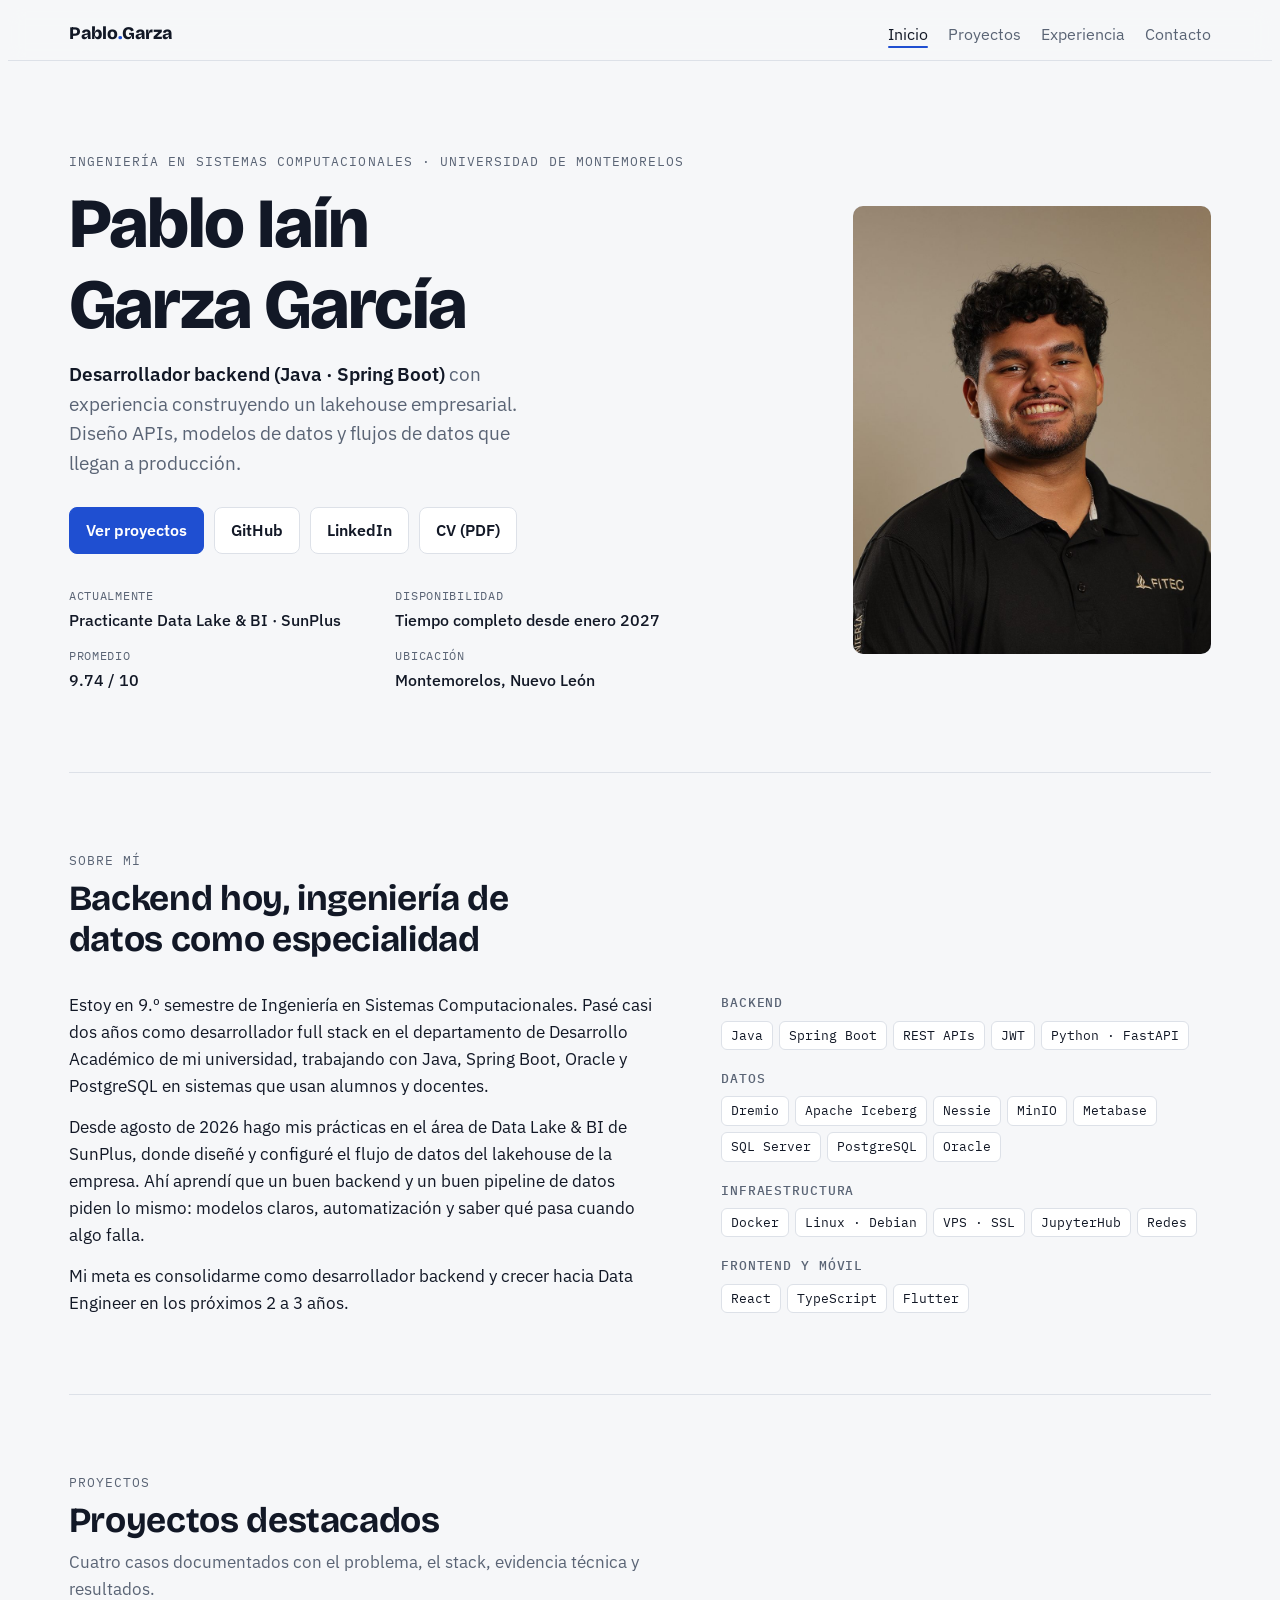
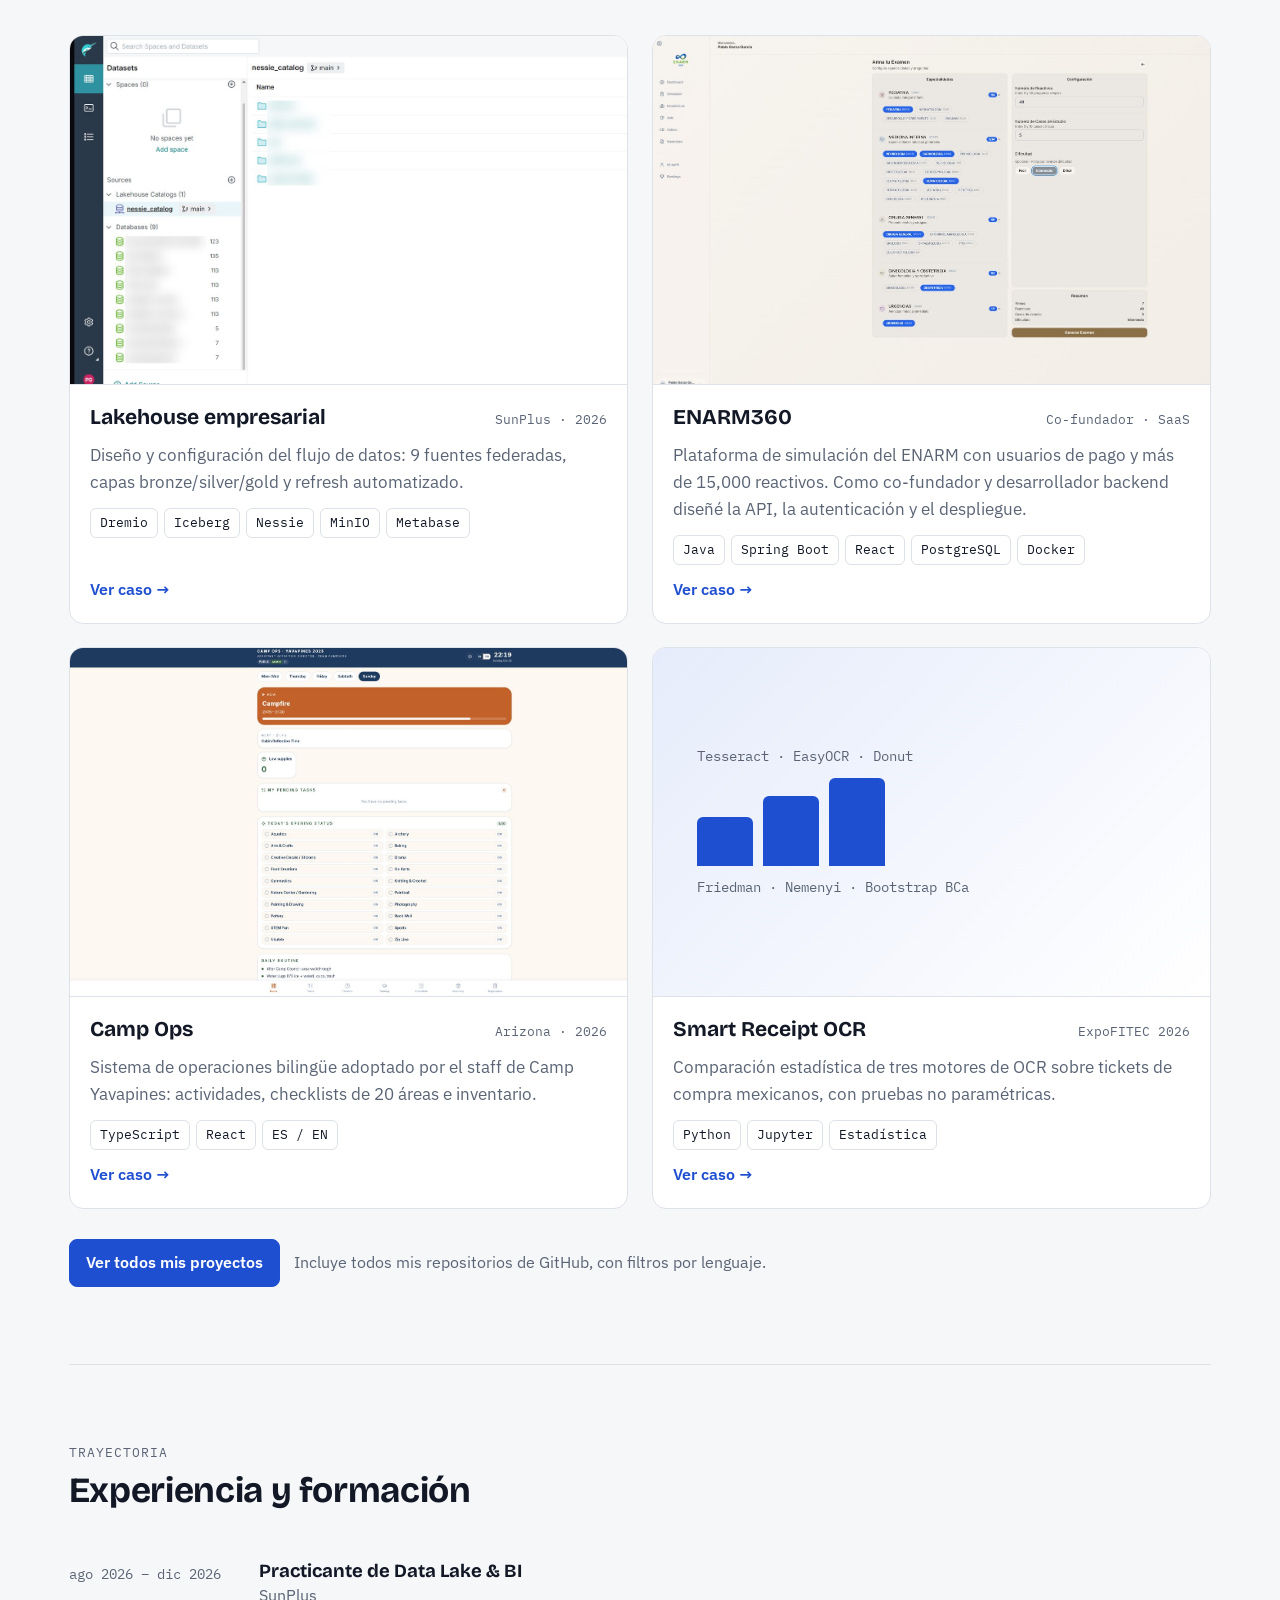
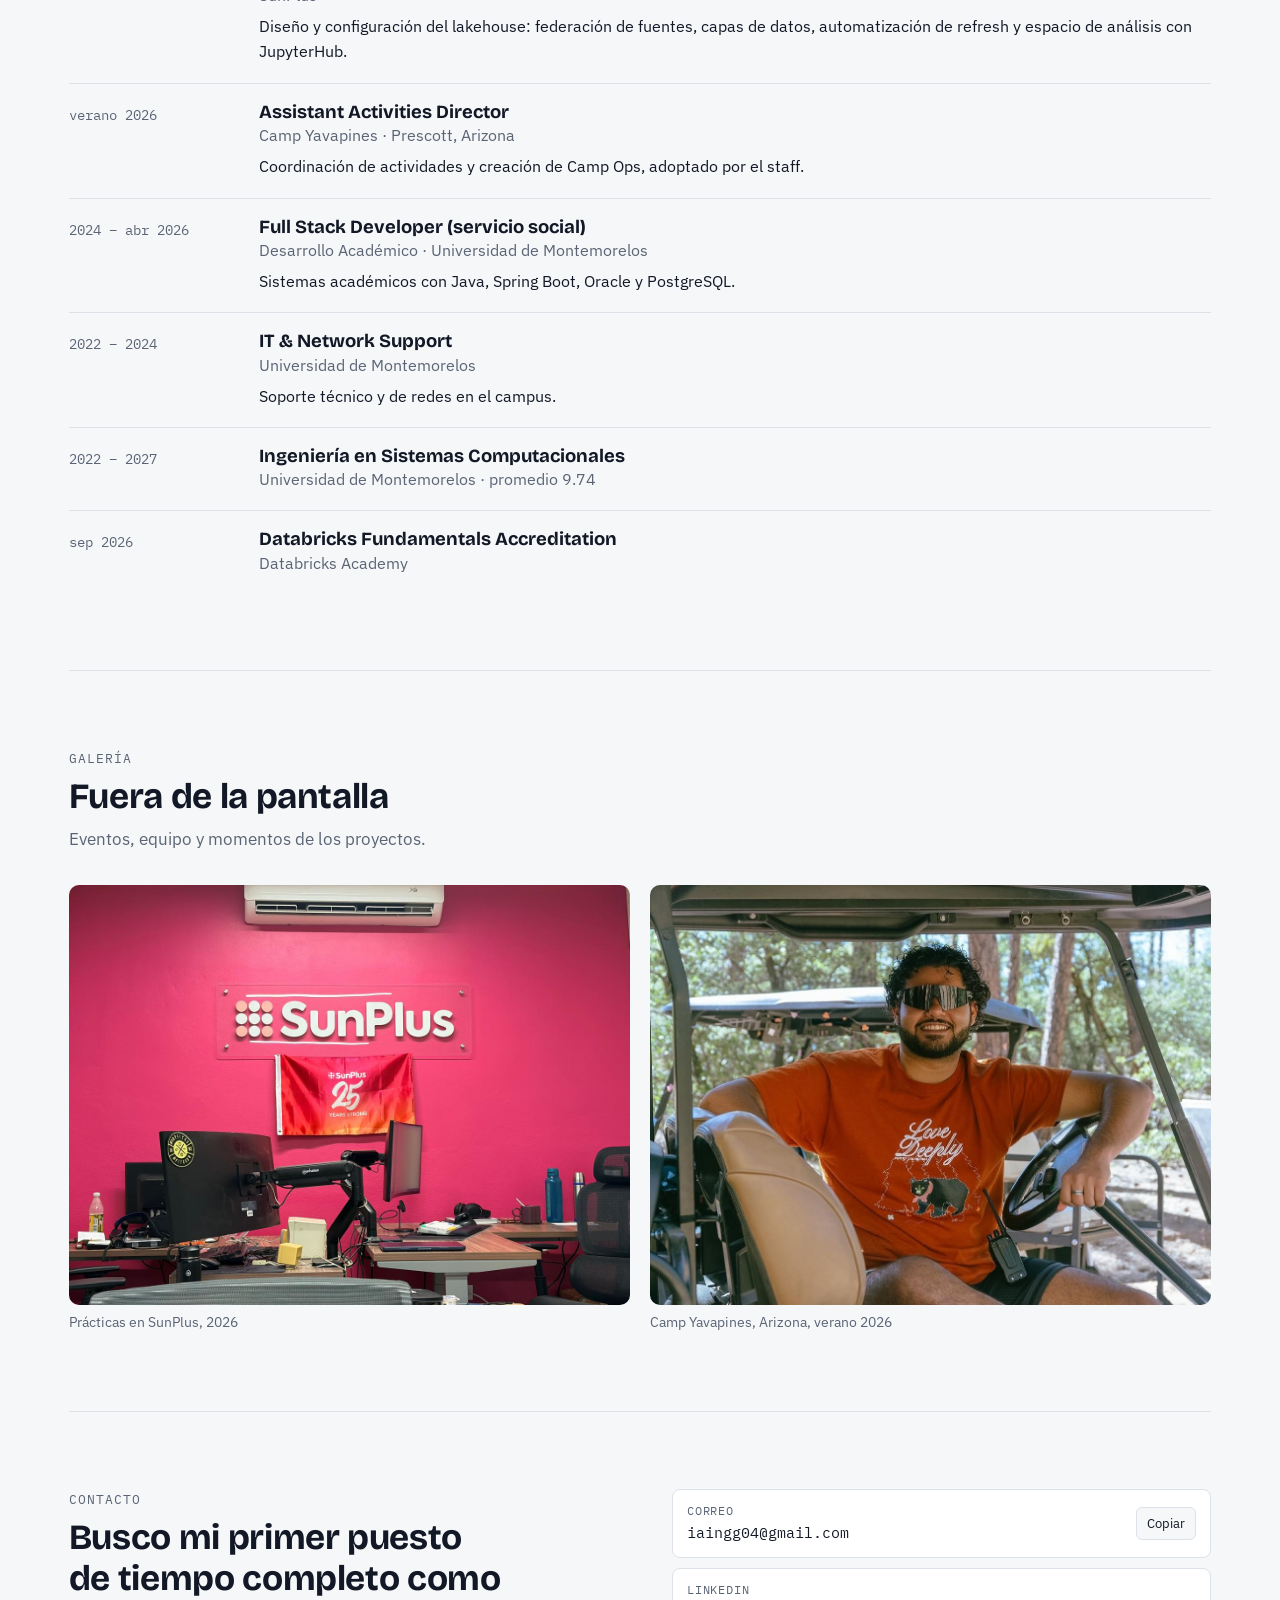
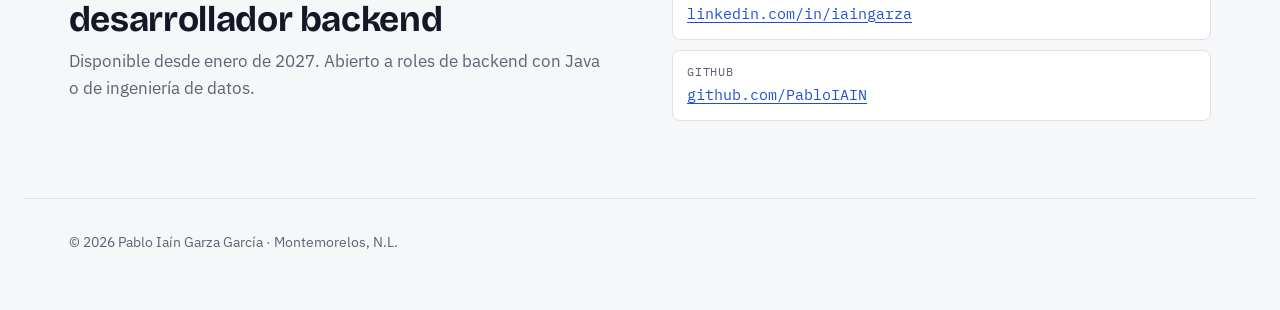
<file: index.html>
<!doctype html>
<html lang="es">
<head>
<meta charset="utf-8">
<meta name="viewport" content="width=device-width, initial-scale=1, viewport-fit=cover">
<title>Pablo Garza · Portafolio</title>
<meta name="description" content="Portafolio profesional de Pablo Iaín Garza García: ingeniería de datos (lakehouse), backend con Java y Spring Boot, y proyectos full-stack.">
<link rel="preconnect" href="https://fonts.googleapis.com">
<link rel="preconnect" href="https://fonts.gstatic.com" crossorigin>
<link rel="stylesheet" href="https://fonts.googleapis.com/css2?family=Bricolage+Grotesque:opsz,wght@12..96,500;12..96,700;12..96,800&family=IBM+Plex+Sans:wght@400;500;600&family=IBM+Plex+Mono:wght@400;500&display=swap">
<link rel="stylesheet" href="styles.css">
</head>
<body>

<nav class="top" aria-label="Principal">
  <div class="progress" aria-hidden="true"></div>
  <div class="wrap">
    <a class="brand" href="index.html">Pablo<span>.</span>Garza</a>
    <ul>
      <li class="opt"><a href="index.html" aria-current="page">Inicio</a></li>
      <li><a href="proyectos.html">Proyectos</a></li>
      <li class="opt"><a href="#experiencia">Experiencia</a></li>
      <li><a href="#contacto">Contacto</a></li>
    </ul>
  </div>
</nav>

<main class="wrap">

  <!-- ============ HERO ============ -->
  <header class="hero" id="inicio">
    <div>
      <p class="eyebrow">Ingeniería en Sistemas Computacionales · Universidad de Montemorelos</p>
      <h1 style="margin-top:12px">Pablo Iaín<br>Garza García</h1>
      <p class="role"><strong>Desarrollador backend (Java · Spring Boot)</strong> con experiencia construyendo un lakehouse empresarial. Diseño APIs, modelos de datos y flujos de datos que llegan a producción.</p>
      <div class="cta">
        <a class="btn primary" href="proyectos.html">Ver proyectos</a>
        <a class="btn" href="https://github.com/PabloIAIN" target="_blank" rel="noopener">GitHub</a>
        <a class="btn" href="https://www.linkedin.com/in/iaingarza" target="_blank" rel="noopener">LinkedIn</a>
        <!-- EDITA: sube tu CV como cv.pdf junto a este archivo para que este botón funcione -->
        <a class="btn" href="cv.pdf" target="_blank" rel="noopener">CV (PDF)</a>
      </div>
      <dl class="facts">
        <div><dt>Actualmente</dt><dd>Practicante Data Lake &amp; BI · SunPlus</dd></div>
        <div><dt>Disponibilidad</dt><dd>Tiempo completo desde enero 2027</dd></div>
        <div><dt>Promedio</dt><dd>9.74 / 10</dd></div>
        <div><dt>Ubicación</dt><dd>Montemorelos, Nuevo León</dd></div>
      </dl>
    </div>
    <div class="portrait">
      <!-- EDITA: guarda tu foto como img/pablo.jpg (vertical 4:5, mínimo 800×1000 px) -->
      <div class="ph"><img src="img/pablo.jpg" alt="Foto de Pablo Garza"><div class="empty-msg"><b>PG</b>Agrega img/pablo.jpg</div></div>
    </div>
  </header>

  <!-- ============ SOBRE MÍ ============ -->
  <section id="sobre-mi">
    <div class="sec-head"><p class="eyebrow">Sobre mí</p><h2>Backend hoy, ingeniería de datos como especialidad</h2></div>
    <div class="about">
      <div class="text">
        <p>Estoy en 9.º semestre de Ingeniería en Sistemas Computacionales. Pasé casi dos años como desarrollador full stack en el departamento de Desarrollo Académico de mi universidad, trabajando con Java, Spring Boot, Oracle y PostgreSQL en sistemas que usan alumnos y docentes.</p>
        <p>Desde agosto de 2026 hago mis prácticas en el área de Data Lake &amp; BI de SunPlus, donde diseñé y configuré el flujo de datos del lakehouse de la empresa. Ahí aprendí que un buen backend y un buen pipeline de datos piden lo mismo: modelos claros, automatización y saber qué pasa cuando algo falla.</p>
        <p>Mi meta es consolidarme como desarrollador backend y crecer hacia Data Engineer en los próximos 2 a 3 años.</p>
      </div>
      <div class="skills">
        <div><h4>Backend</h4><ul class="tags"><li>Java</li><li>Spring Boot</li><li>REST APIs</li><li>JWT</li><li>Python · FastAPI</li></ul></div>
        <div><h4>Datos</h4><ul class="tags"><li>Dremio</li><li>Apache Iceberg</li><li>Nessie</li><li>MinIO</li><li>Metabase</li><li>SQL Server</li><li>PostgreSQL</li><li>Oracle</li></ul></div>
        <div><h4>Infraestructura</h4><ul class="tags"><li>Docker</li><li>Linux · Debian</li><li>VPS · SSL</li><li>JupyterHub</li><li>Redes</li></ul></div>
        <div><h4>Frontend y móvil</h4><ul class="tags"><li>React</li><li>TypeScript</li><li>Flutter</li></ul></div>
      </div>
    </div>
  </section>

    <!-- ============ PROYECTOS DESTACADOS ============ -->
  <section id="proyectos">
    <div class="sec-head"><p class="eyebrow">Proyectos</p><h2>Proyectos destacados</h2>
      <p>Cuatro casos documentados con el problema, el stack, evidencia técnica y resultados.</p></div>
    <div class="featured">
      <a class="feat" href="proyectos.html#lakehouse">
        <div class="ph wide shot"><img src="img/lakehouse-1.jpg" alt="Catálogo del lakehouse en Dremio" loading="lazy"><div class="empty-msg">img/lakehouse-1.jpg</div></div>
        <div class="feat-body"><div class="feat-top"><h3>Lakehouse empresarial</h3><span class="meta">SunPlus · 2026</span></div>
          <p>Diseño y configuración del flujo de datos: 9 fuentes federadas, capas bronze/silver/gold y refresh automatizado.</p>
          <ul class="tags"><li>Dremio</li><li>Iceberg</li><li>Nessie</li><li>MinIO</li><li>Metabase</li></ul>
          <span class="more">Ver caso <span>→</span></span></div></a>
      <a class="feat" href="proyectos.html#enarm360">
        <div class="ph wide shot"><img src="img/enarm-2.jpg" alt="Pantalla Arma tu examen de ENARM360" loading="lazy"><div class="empty-msg">img/enarm-2.jpg</div></div>
        <div class="feat-body"><div class="feat-top"><h3>ENARM360</h3><span class="meta">Co-fundador · SaaS</span></div>
          <p>Plataforma de simulación del ENARM con usuarios de pago y más de 15,000 reactivos. Como co-fundador y desarrollador backend diseñé la API, la autenticación y el despliegue.</p>
          <ul class="tags"><li>Java</li><li>Spring Boot</li><li>React</li><li>PostgreSQL</li><li>Docker</li></ul>
          <span class="more">Ver caso <span>→</span></span></div></a>
      <a class="feat" href="proyectos.html#campops">
        <div class="ph wide shot"><img src="img/campops-1.jpg" alt="Dashboard de Camp Ops" loading="lazy"><div class="empty-msg">img/campops-1.jpg</div></div>
        <div class="feat-body"><div class="feat-top"><h3>Camp Ops</h3><span class="meta">Arizona · 2026</span></div>
          <p>Sistema de operaciones bilingüe adoptado por el staff de Camp Yavapines: actividades, checklists de 20 áreas e inventario.</p>
          <ul class="tags"><li>TypeScript</li><li>React</li><li>ES / EN</li></ul>
          <span class="more">Ver caso <span>→</span></span></div></a>
      <a class="feat" href="proyectos.html#ocr">
        <div class="feat-art" aria-hidden="true"><span>Tesseract · EasyOCR · Donut</span><div class="bars"><i style="height:55%"></i><i style="height:80%"></i><i style="height:100%"></i></div><span>Friedman · Nemenyi · Bootstrap BCa</span></div>
        <div class="feat-body"><div class="feat-top"><h3>Smart Receipt OCR</h3><span class="meta">ExpoFITEC 2026</span></div>
          <p>Comparación estadística de tres motores de OCR sobre tickets de compra mexicanos, con pruebas no paramétricas.</p>
          <ul class="tags"><li>Python</li><li>Jupyter</li><li>Estadística</li></ul>
          <span class="more">Ver caso <span>→</span></span></div></a>
    </div>
    <div class="more-row"><a class="btn primary" href="proyectos.html#repos">Ver todos mis proyectos</a><p>Incluye todos mis repositorios de GitHub, con filtros por lenguaje.</p></div>
  </section>



  <!-- ============ EXPERIENCIA ============ -->
  <section id="experiencia">
    <div class="sec-head"><p class="eyebrow">Trayectoria</p><h2>Experiencia y formación</h2></div>
    <ol class="timeline">
      <li><span class="when">ago 2026 – dic 2026</span><div><h3>Practicante de Data Lake &amp; BI</h3><p class="org">SunPlus</p><p class="d">Diseño y configuración del lakehouse: federación de fuentes, capas de datos, automatización de refresh y espacio de análisis con JupyterHub.</p></div></li>
      <li><span class="when">verano 2026</span><div><h3>Assistant Activities Director</h3><p class="org">Camp Yavapines · Prescott, Arizona</p><p class="d">Coordinación de actividades y creación de Camp Ops, adoptado por el staff.</p></div></li>
      <li><span class="when">2024 – abr 2026</span><div><h3>Full Stack Developer (servicio social)</h3><p class="org">Desarrollo Académico · Universidad de Montemorelos</p><p class="d">Sistemas académicos con Java, Spring Boot, Oracle y PostgreSQL.</p></div></li>
      <li><span class="when">2022 – 2024</span><div><h3>IT &amp; Network Support</h3><p class="org">Universidad de Montemorelos</p><p class="d">Soporte técnico y de redes en el campus.</p></div></li>
      <li><span class="when">2022 – 2027</span><div><h3>Ingeniería en Sistemas Computacionales</h3><p class="org">Universidad de Montemorelos · promedio 9.74</p></div></li>
      <li><span class="when">sep 2026</span><div><h3>Databricks Fundamentals Accreditation</h3><p class="org">Databricks Academy</p></div></li>
    </ol>
  </section>

  <!-- ============ GALERÍA ============ -->
  <section id="galeria">
    <div class="sec-head"><p class="eyebrow">Galería</p><h2>Fuera de la pantalla</h2><p>Eventos, equipo y momentos de los proyectos.</p></div>
    <!-- Fotos: img/sunplus.jpg e img/yavapines.jpg -->
    <div class="gallery">
      <figure><div class="ph"><img src="img/sunplus.jpg" alt="Pablo en SunPlus" loading="lazy"><div class="empty-msg">img/sunplus.jpg</div></div><figcaption>Prácticas en SunPlus, 2026</figcaption></figure>
      <figure><div class="ph"><img src="img/yavapines.jpg" alt="Pablo en Camp Yavapines" loading="lazy"><div class="empty-msg">img/yavapines.jpg</div></div><figcaption>Camp Yavapines, Arizona, verano 2026</figcaption></figure>
    </div>
  </section>

  <!-- ============ CONTACTO ============ -->
  <section id="contacto">
    <div class="contact">
      <div class="sec-head" style="margin:0"><p class="eyebrow">Contacto</p><h2>Busco mi primer puesto de tiempo completo como desarrollador backend</h2><p>Disponible desde enero de 2027. Abierto a roles de backend con Java o de ingeniería de datos.</p></div>
      <div class="contact-list">
        <div class="contact-row"><div><div class="k">Correo</div><div class="v" id="c-mail">iaingg04@gmail.com</div></div><button class="copy" type="button" data-copy="c-mail">Copiar</button></div>
        <div class="contact-row"><div><div class="k">LinkedIn</div><a class="v" href="https://www.linkedin.com/in/iaingarza" target="_blank" rel="noopener">linkedin.com/in/iaingarza</a></div></div>
        <div class="contact-row"><div><div class="k">GitHub</div><a class="v" href="https://github.com/PabloIAIN" target="_blank" rel="noopener">github.com/PabloIAIN</a></div></div>
      </div>
    </div>
  </section>
</main>

<footer class="wrap">© 2026 Pablo Iaín Garza García · Montemorelos, N.L.</footer>

<script src="main.js"></script>
</body>
</html>
</file>
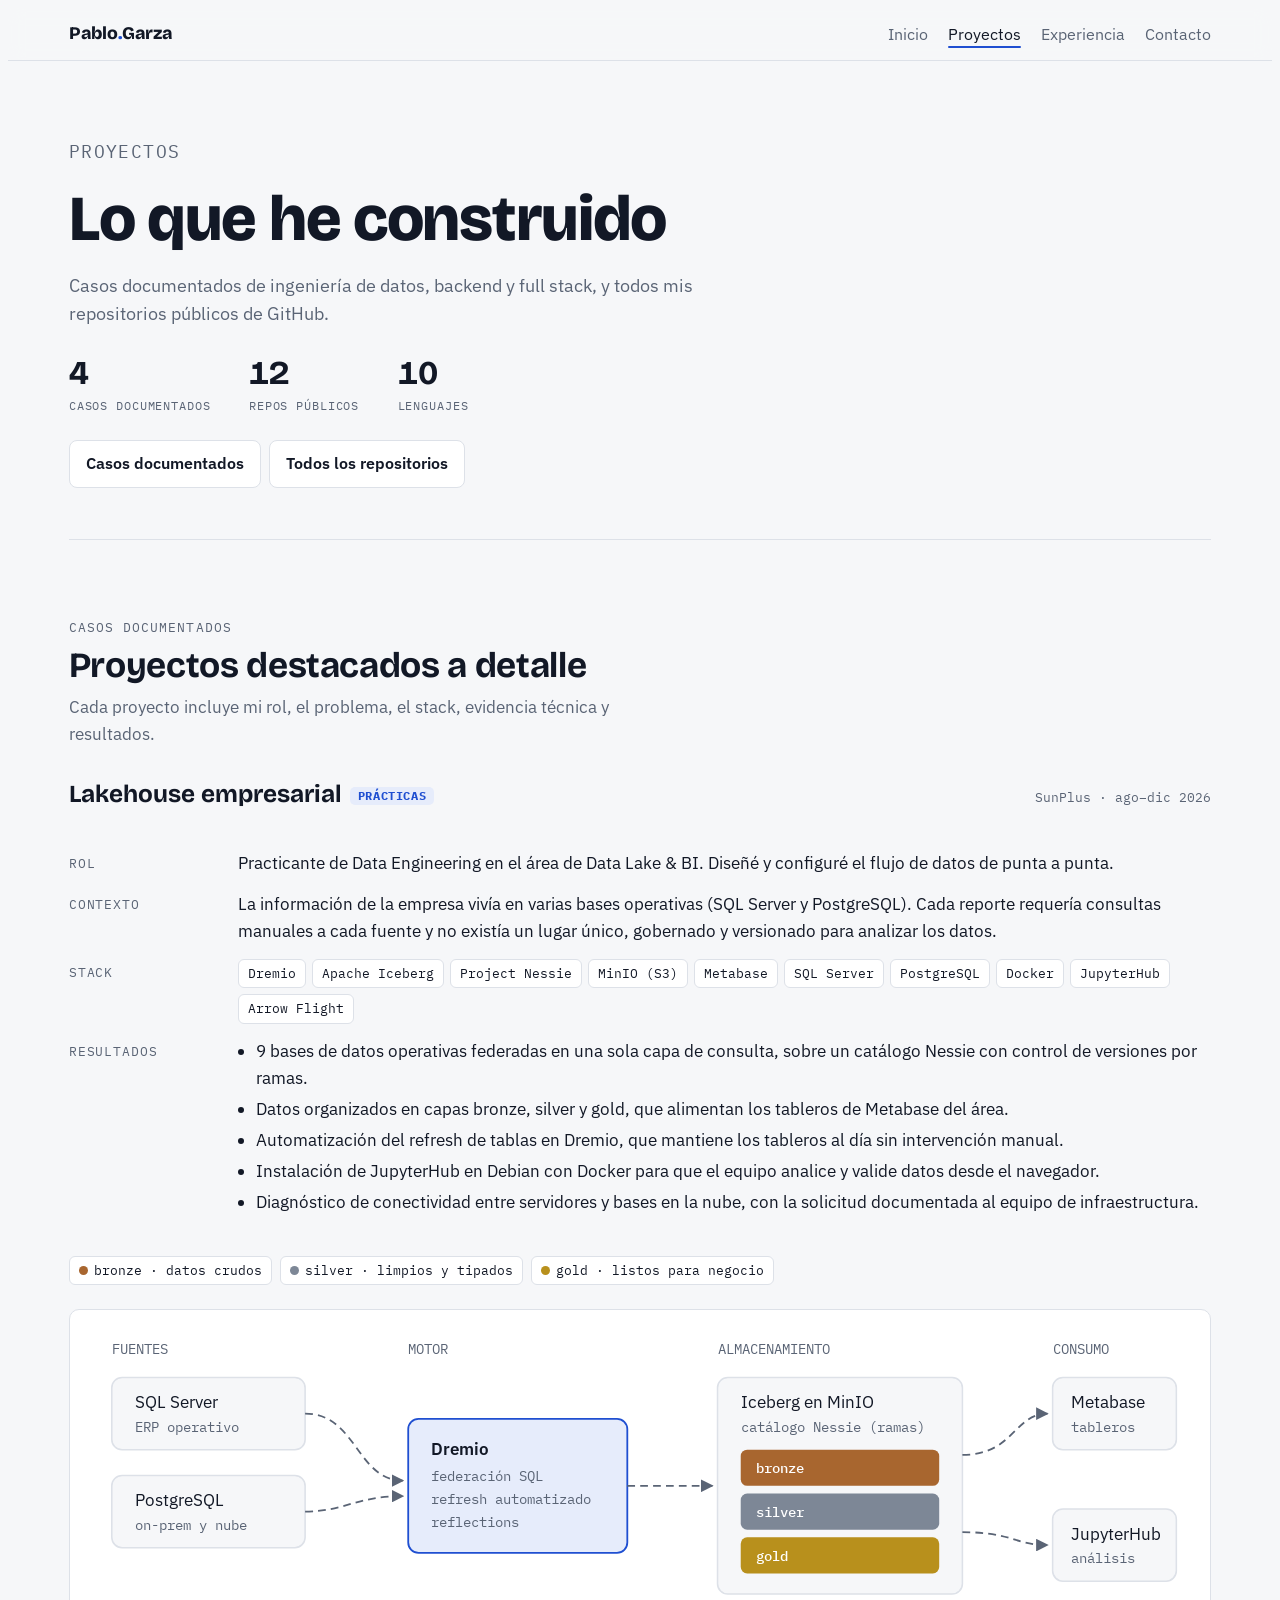
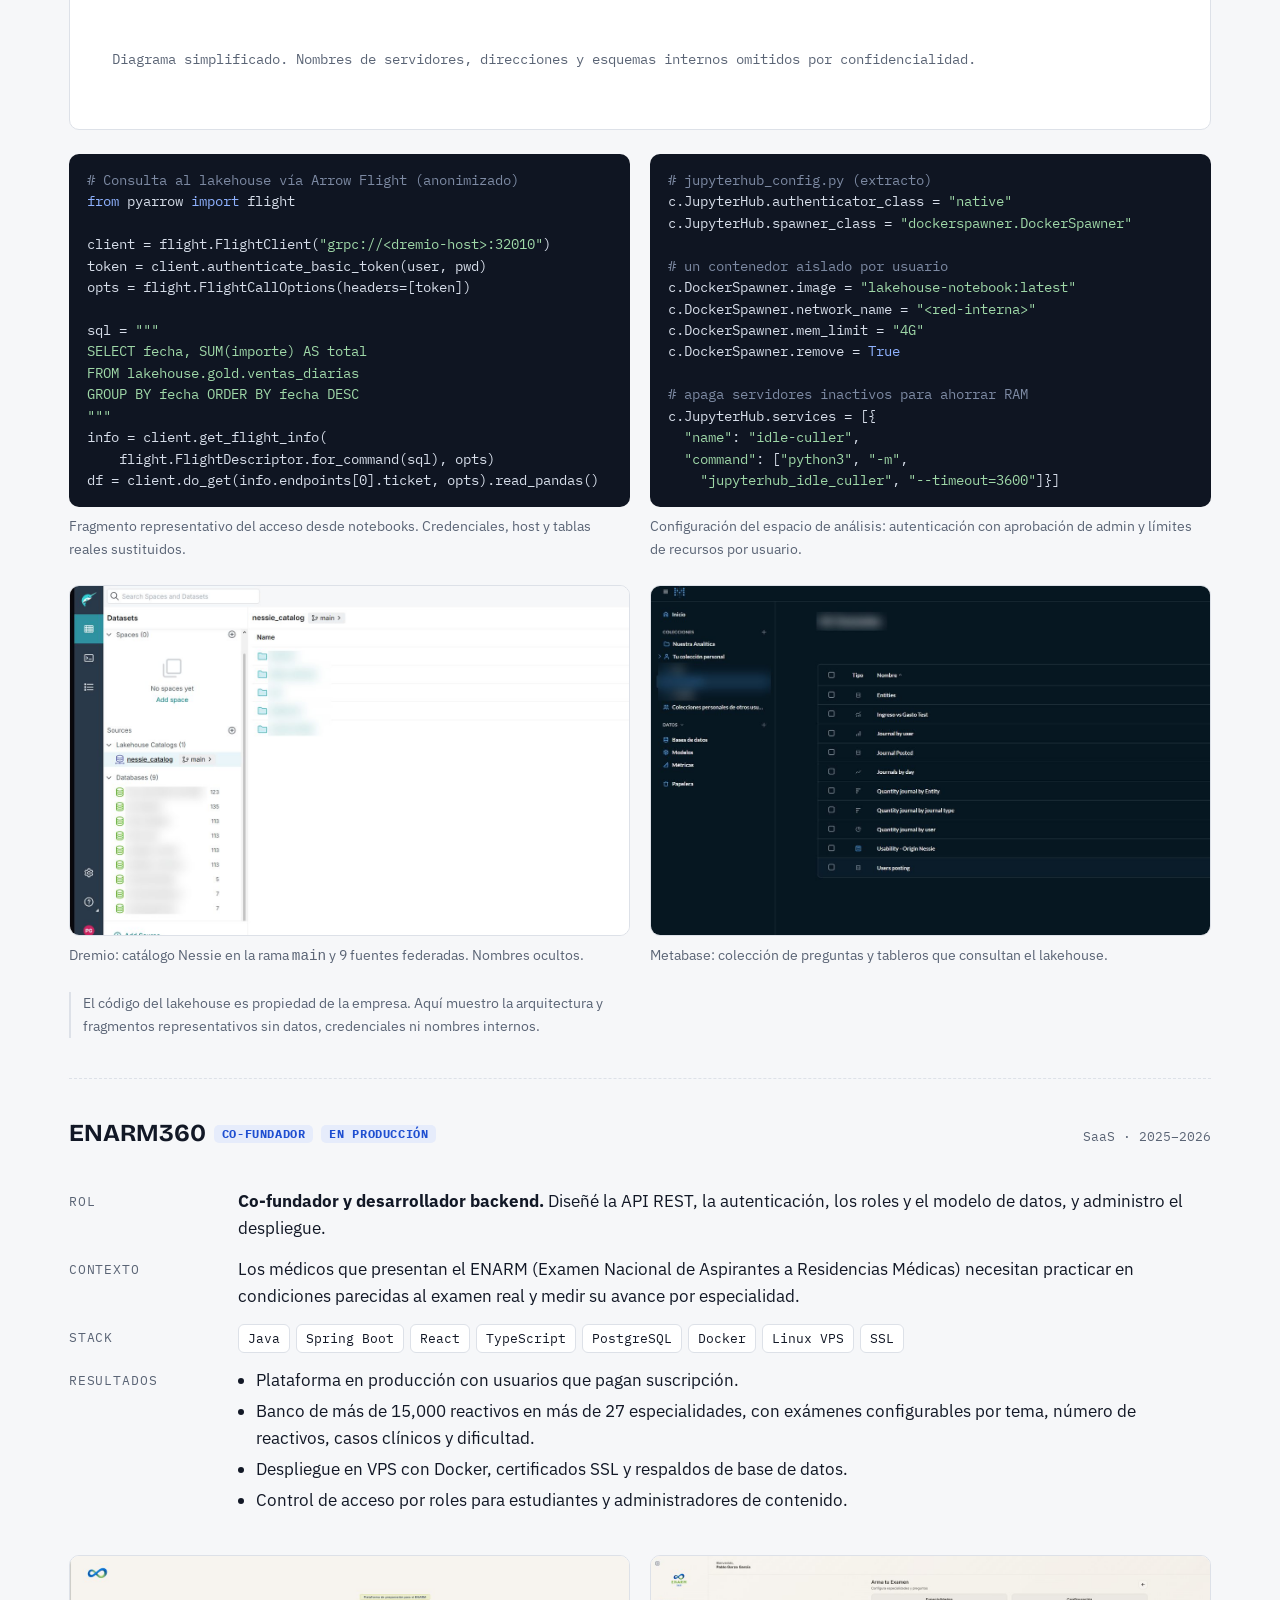
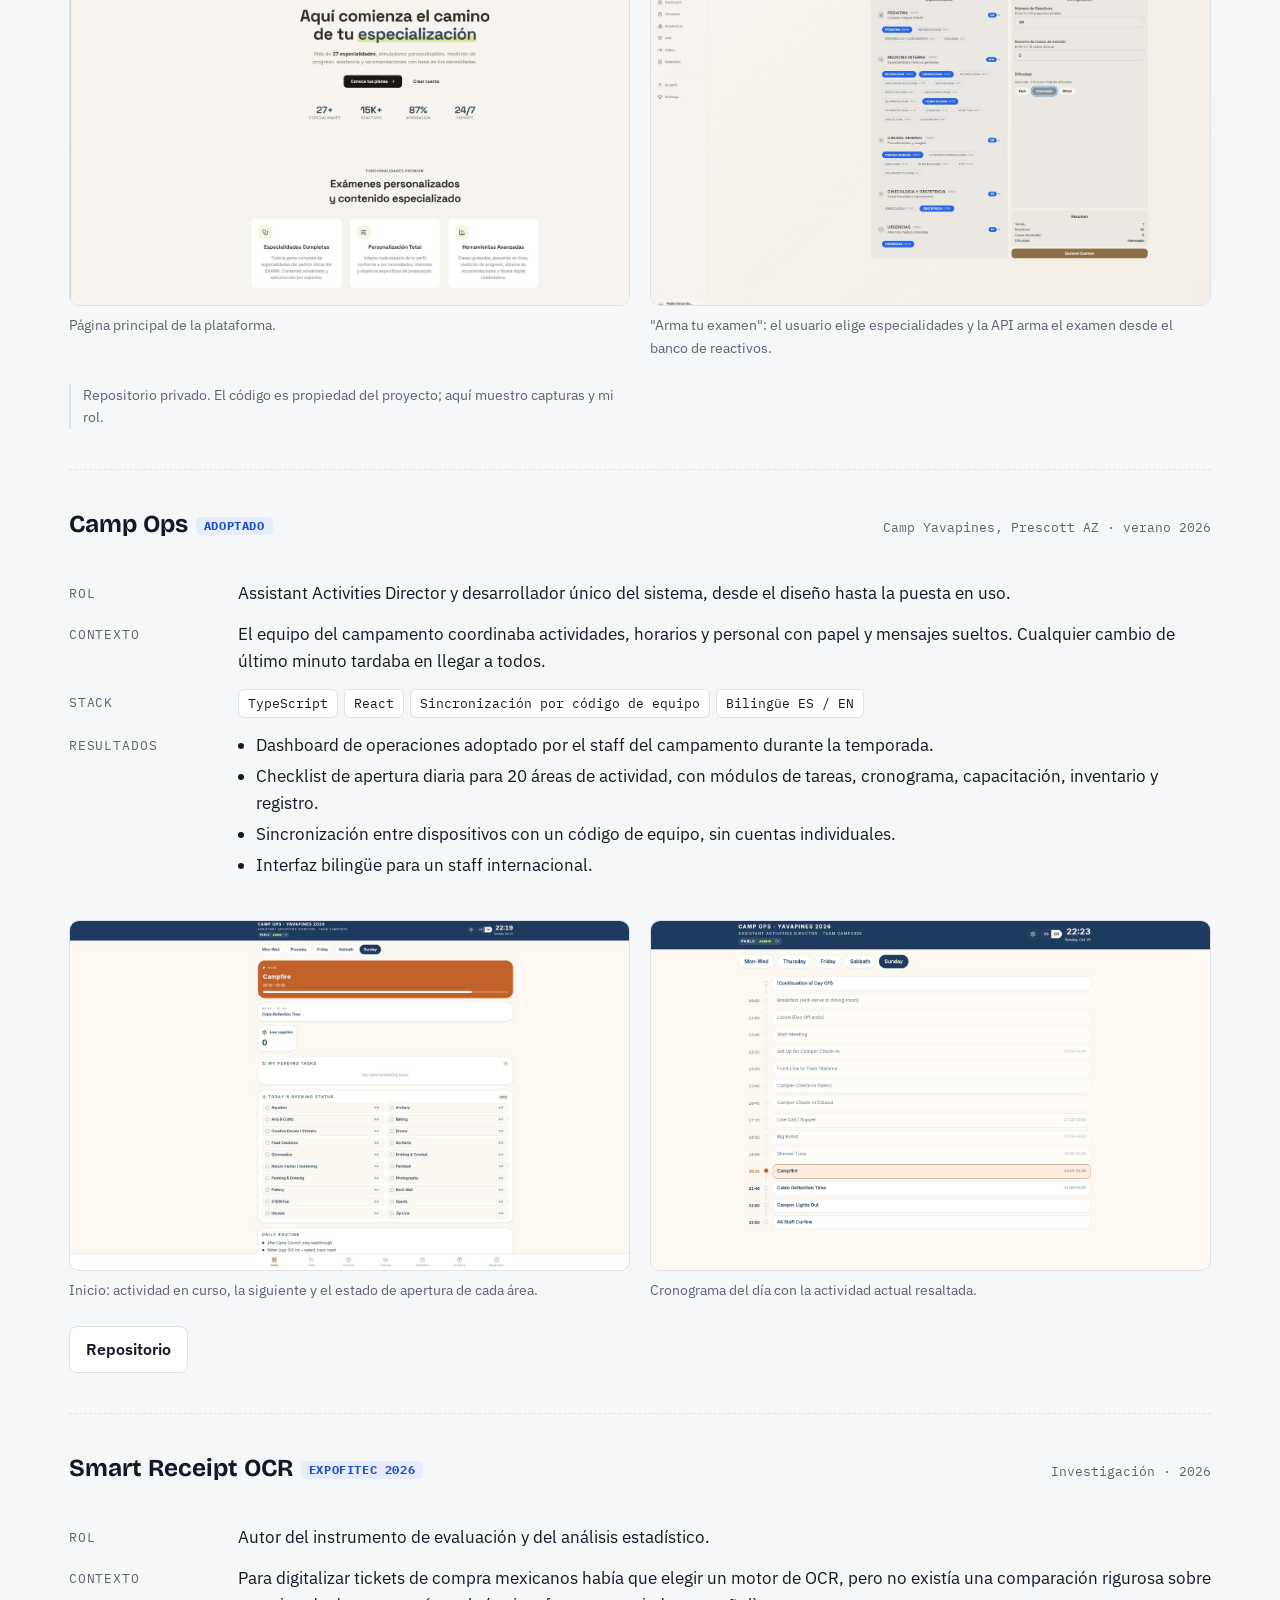
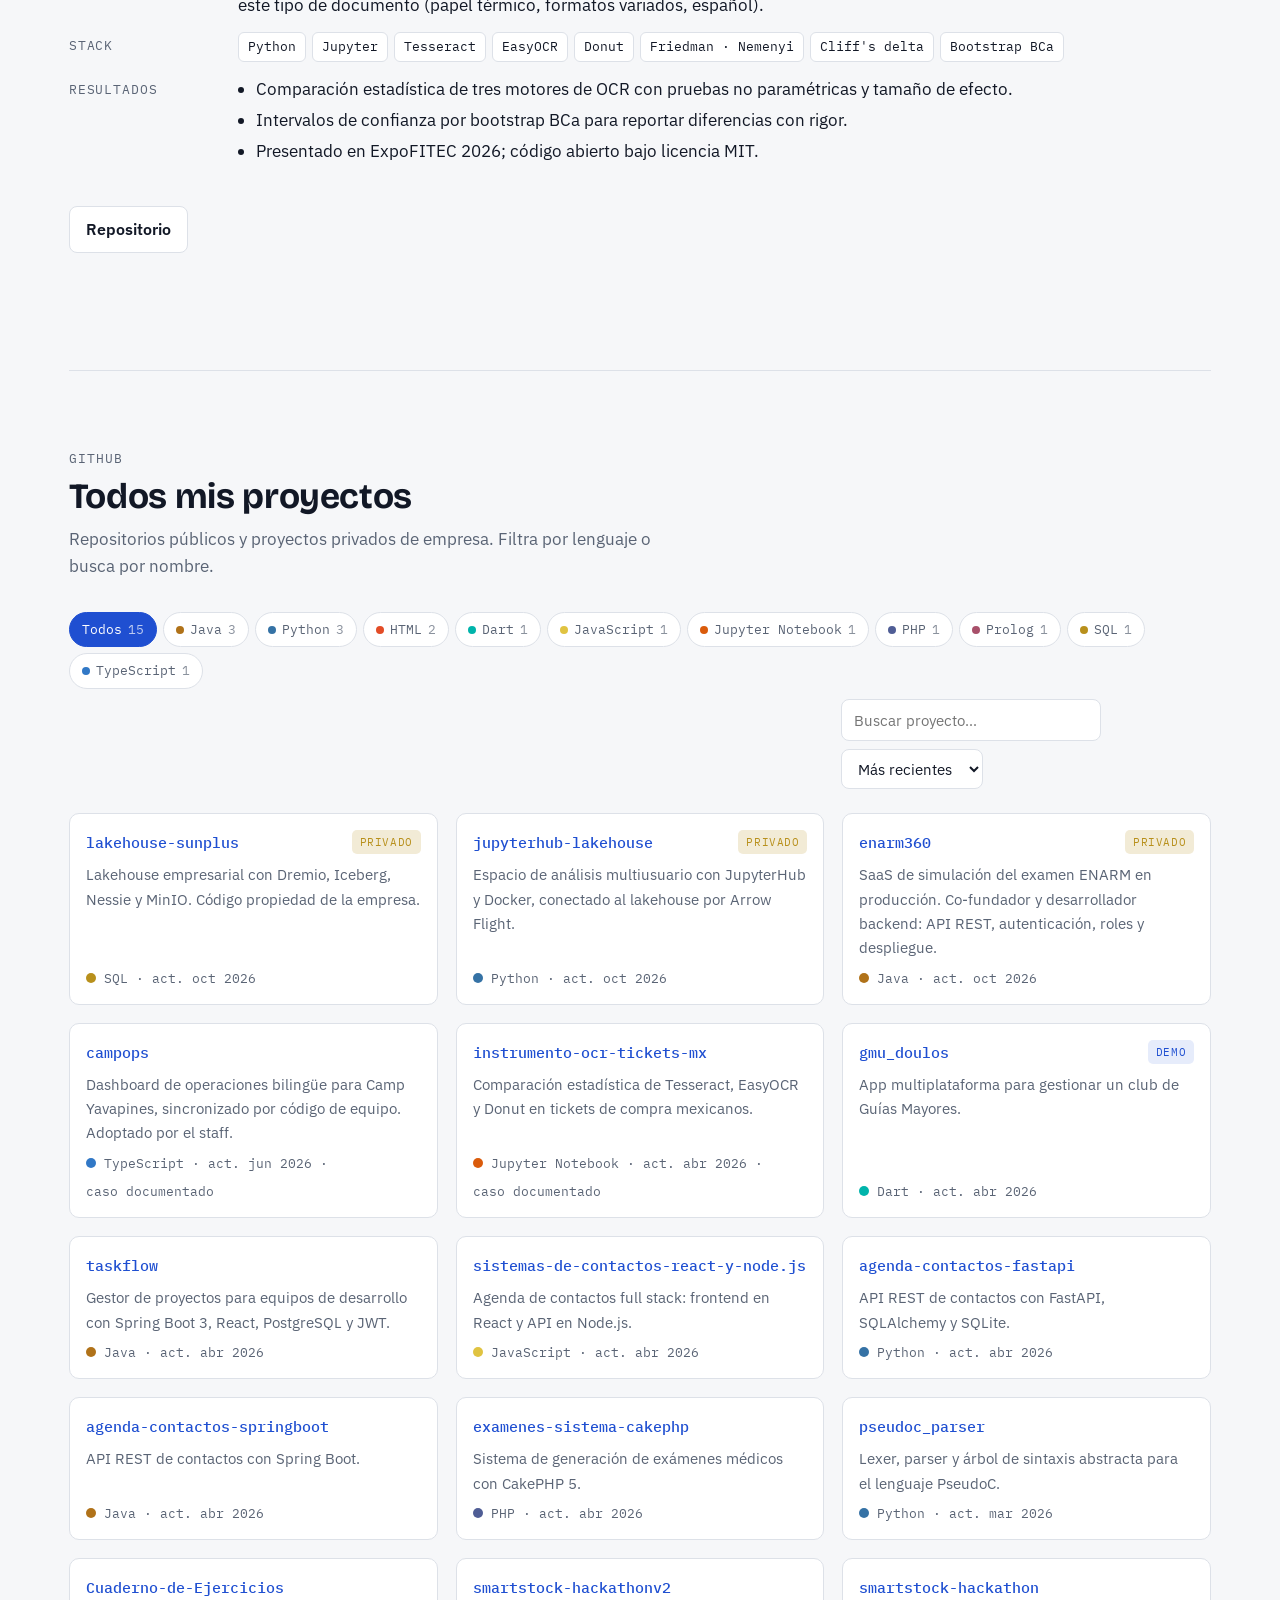
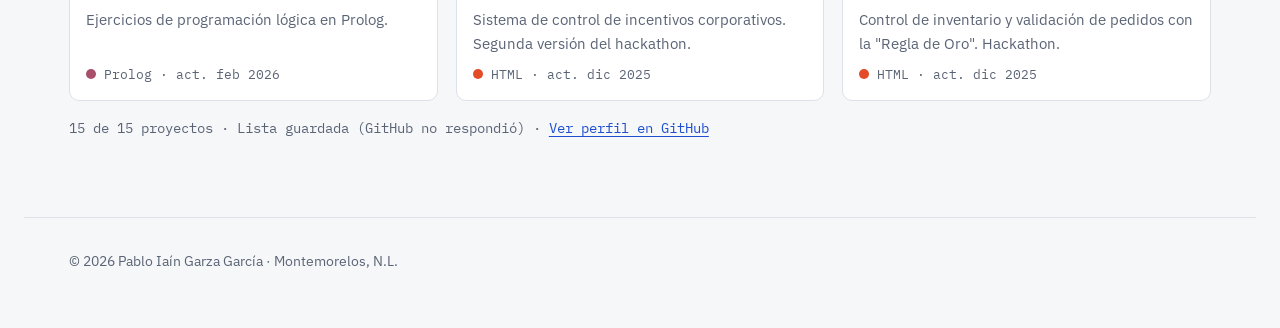
<file: proyectos.html>
<!doctype html>
<html lang="es">
<head>
<meta charset="utf-8">
<meta name="viewport" content="width=device-width, initial-scale=1, viewport-fit=cover">
<title>Proyectos · Pablo Garza</title>
<meta name="description" content="Todos los proyectos de Pablo Garza: casos documentados de ingeniería de datos y backend, y sus repositorios de GitHub.">
<link rel="preconnect" href="https://fonts.googleapis.com">
<link rel="preconnect" href="https://fonts.gstatic.com" crossorigin>
<link rel="stylesheet" href="https://fonts.googleapis.com/css2?family=Bricolage+Grotesque:opsz,wght@12..96,500;12..96,700;12..96,800&family=IBM+Plex+Sans:wght@400;500;600&family=IBM+Plex+Mono:wght@400;500&display=swap">
<link rel="stylesheet" href="styles.css">
</head>
<body>

<nav class="top" aria-label="Principal">
  <div class="progress" aria-hidden="true"></div>
  <div class="wrap">
    <a class="brand" href="index.html">Pablo<span>.</span>Garza</a>
    <ul>
      <li class="opt"><a href="index.html">Inicio</a></li>
      <li><a href="proyectos.html" aria-current="page">Proyectos</a></li>
      <li class="opt"><a href="index.html#experiencia">Experiencia</a></li>
      <li><a href="index.html#contacto">Contacto</a></li>
    </ul>
  </div>
</nav>

<main class="wrap">
  <header class="page-head" id="top">
    <p class="eyebrow">Proyectos</p>
    <h1>Lo que he construido</h1>
    <p>Casos documentados de ingeniería de datos, backend y full stack, y todos mis repositorios públicos de GitHub.</p>
    <div class="stats">
      <div><b>4</b><span>Casos documentados</span></div>
      <div><b id="stat-repos">13</b><span>Repos públicos</span></div>
      <div><b id="stat-langs">9</b><span>Lenguajes</span></div>
    </div>
    <div class="subnav"><a class="btn" href="#casos">Casos documentados</a><a class="btn" href="#repos">Todos los repositorios</a></div>
  </header>

  <section id="casos">
    <div class="sec-head"><p class="eyebrow">Casos documentados</p><h2>Proyectos destacados a detalle</h2>
      <p>Cada proyecto incluye mi rol, el problema, el stack, evidencia técnica y resultados.</p></div>

    <!-- PROYECTO 1: LAKEHOUSE -->
    <article class="case" id="lakehouse">
      <div class="case-head">
        <h3>Lakehouse empresarial<span class="badge">Prácticas</span></h3>
        <span class="meta">SunPlus · ago–dic 2026</span>
      </div>
      <dl class="fields">
        <dt>Rol</dt><dd>Practicante de Data Engineering en el área de Data Lake &amp; BI. Diseñé y configuré el flujo de datos de punta a punta.</dd>
        <dt>Contexto</dt><dd>La información de la empresa vivía en varias bases operativas (SQL Server y PostgreSQL). Cada reporte requería consultas manuales a cada fuente y no existía un lugar único, gobernado y versionado para analizar los datos.</dd>
        <dt>Stack</dt><dd><ul class="tags"><li>Dremio</li><li>Apache Iceberg</li><li>Project Nessie</li><li>MinIO (S3)</li><li>Metabase</li><li>SQL Server</li><li>PostgreSQL</li><li>Docker</li><li>JupyterHub</li><li>Arrow Flight</li></ul></dd>
        <dt>Resultados</dt><dd><ul class="res">
          <li>9 bases de datos operativas federadas en una sola capa de consulta, sobre un catálogo Nessie con control de versiones por ramas.</li>
          <li>Datos organizados en capas bronze, silver y gold, que alimentan los tableros de Metabase del área.</li>
          <li>Automatización del refresh de tablas en Dremio, que mantiene los tableros al día sin intervención manual.</li>
          <li>Instalación de JupyterHub en Debian con Docker para que el equipo analice y valide datos desde el navegador.</li>
          <li>Diagnóstico de conectividad entre servidores y bases en la nube, con la solicitud documentada al equipo de infraestructura.</li>
        </ul></dd>
      </dl>

      <div class="layers" aria-label="Capas del lakehouse">
        <span><i style="background:var(--bronze)"></i>bronze · datos crudos</span>
        <span><i style="background:var(--silver)"></i>silver · limpios y tipados</span>
        <span><i style="background:var(--gold)"></i>gold · listos para negocio</span>
      </div>

      <div class="diagram" role="img" aria-label="Diagrama de arquitectura: SQL Server y PostgreSQL alimentan a Dremio, que escribe tablas Iceberg en MinIO catalogadas con Nessie en capas bronze, silver y gold; Metabase y JupyterHub consumen los datos.">
        <svg viewBox="0 0 860 300" xmlns="http://www.w3.org/2000/svg">
          <defs><marker id="ah" viewBox="0 0 10 10" refX="9" refY="5" markerWidth="7" markerHeight="7" orient="auto"><path class="ahead" d="M0,0 L10,5 L0,10 z"/></marker></defs>
          <text class="sm" x="20" y="22">FUENTES</text>
          <rect class="box" x="20" y="40" width="150" height="56" rx="8"/><text x="38" y="64">SQL Server</text><text class="sm" x="38" y="82">ERP operativo</text>
          <rect class="box" x="20" y="116" width="150" height="56" rx="8"/><text x="38" y="140">PostgreSQL</text><text class="sm" x="38" y="158">on-prem y nube</text>
          <path class="arr" d="M170,68 C210,68 210,120 246,120"/>
          <path class="arr" d="M170,144 C200,144 210,132 246,132"/>
          <text class="sm" x="250" y="22">MOTOR</text>
          <rect class="core" x="250" y="72" width="170" height="104" rx="8"/>
          <text x="268" y="100" style="font-weight:600">Dremio</text>
          <text class="sm" x="268" y="120">federación SQL</text>
          <text class="sm" x="268" y="138">refresh automatizado</text>
          <text class="sm" x="268" y="156">reflections</text>
          <path class="arr" d="M420,124 L486,124"/>
          <text class="sm" x="490" y="22">ALMACENAMIENTO</text>
          <rect class="box" x="490" y="40" width="190" height="168" rx="8"/>
          <text x="508" y="64">Iceberg en MinIO</text><text class="sm" x="508" y="82">catálogo Nessie (ramas)</text>
          <rect class="b" x="508" y="96" width="154" height="28" rx="5"/><text class="lbl-inv" x="520" y="114">bronze</text>
          <rect class="s" x="508" y="130" width="154" height="28" rx="5"/><text class="lbl-inv" x="520" y="148">silver</text>
          <rect class="g" x="508" y="164" width="154" height="28" rx="5"/><text class="lbl-inv" x="520" y="182">gold</text>
          <path class="arr" d="M680,100 C720,100 720,68 746,68"/>
          <path class="arr" d="M680,160 C720,160 720,170 746,170"/>
          <text class="sm" x="750" y="22">CONSUMO</text>
          <rect class="box" x="750" y="40" width="96" height="56" rx="8"/><text x="764" y="64">Metabase</text><text class="sm" x="764" y="82">tableros</text>
          <rect class="box" x="750" y="142" width="96" height="56" rx="8"/><text x="764" y="166">JupyterHub</text><text class="sm" x="764" y="184">análisis</text>
          <text class="sm" x="20" y="262">Diagrama simplificado. Nombres de servidores, direcciones y esquemas internos omitidos por confidencialidad.</text>
        </svg>
      </div>

      <div class="evidence">
        <figure>
          <pre class="code"><span class="c"># Consulta al lakehouse vía Arrow Flight (anonimizado)</span>
<span class="k">from</span> pyarrow <span class="k">import</span> flight

client = flight.FlightClient(<span class="s">"grpc://&lt;dremio-host&gt;:32010"</span>)
token = client.authenticate_basic_token(user, pwd)
opts = flight.FlightCallOptions(headers=[token])

sql = <span class="s">"""
SELECT fecha, SUM(importe) AS total
FROM lakehouse.gold.ventas_diarias
GROUP BY fecha ORDER BY fecha DESC
"""</span>
info = client.get_flight_info(
    flight.FlightDescriptor.for_command(sql), opts)
df = client.do_get(info.endpoints[0].ticket, opts).read_pandas()</pre>
          <figcaption>Fragmento representativo del acceso desde notebooks. Credenciales, host y tablas reales sustituidos.</figcaption>
        </figure>
        <figure>
          <pre class="code"><span class="c"># jupyterhub_config.py (extracto)</span>
c.JupyterHub.authenticator_class = <span class="s">"native"</span>
c.JupyterHub.spawner_class = <span class="s">"dockerspawner.DockerSpawner"</span>

<span class="c"># un contenedor aislado por usuario</span>
c.DockerSpawner.image = <span class="s">"lakehouse-notebook:latest"</span>
c.DockerSpawner.network_name = <span class="s">"&lt;red-interna&gt;"</span>
c.DockerSpawner.mem_limit = <span class="s">"4G"</span>
c.DockerSpawner.remove = <span class="k">True</span>

<span class="c"># apaga servidores inactivos para ahorrar RAM</span>
c.JupyterHub.services = [{
  <span class="s">"name"</span>: <span class="s">"idle-culler"</span>,
  <span class="s">"command"</span>: [<span class="s">"python3"</span>, <span class="s">"-m"</span>,
    <span class="s">"jupyterhub_idle_culler"</span>, <span class="s">"--timeout=3600"</span>]}]</pre>
          <figcaption>Configuración del espacio de análisis: autenticación con aprobación de admin y límites de recursos por usuario.</figcaption>
        </figure>
      </div>
      <div class="evidence">
        <figure><div class="ph wide shot"><img src="img/lakehouse-1.jpg" alt="Dremio mostrando el catálogo Nessie en la rama main y 9 bases de datos conectadas, con nombres difuminados" loading="lazy"><div class="empty-msg">img/lakehouse-1.jpg</div></div><figcaption>Dremio: catálogo Nessie en la rama <code>main</code> y 9 fuentes federadas. Nombres ocultos.</figcaption></figure>
        <figure><div class="ph wide shot"><img src="img/lakehouse-2.jpg" alt="Colección de Metabase con 10 preguntas y tableros construidos sobre el lakehouse" loading="lazy"><div class="empty-msg">img/lakehouse-2.jpg</div></div><figcaption>Metabase: colección de preguntas y tableros que consultan el lakehouse.</figcaption></figure>
      </div>
      <p class="note">El código del lakehouse es propiedad de la empresa. Aquí muestro la arquitectura y fragmentos representativos sin datos, credenciales ni nombres internos.</p>
    </article>

    <!-- PROYECTO 2: ENARM360 -->
    <article class="case" id="enarm360">
      <div class="case-head">
        <h3>ENARM360<span class="badge">Co-fundador</span><span class="badge">En producción</span></h3>
        <span class="meta">SaaS · 2025–2026</span>
      </div>
      <dl class="fields">
        <dt>Rol</dt><dd><strong>Co-fundador y desarrollador backend.</strong> Diseñé la API REST, la autenticación, los roles y el modelo de datos, y administro el despliegue.</dd>
        <dt>Contexto</dt><dd>Los médicos que presentan el ENARM (Examen Nacional de Aspirantes a Residencias Médicas) necesitan practicar en condiciones parecidas al examen real y medir su avance por especialidad.</dd>
        <dt>Stack</dt><dd><ul class="tags"><li>Java</li><li>Spring Boot</li><li>React</li><li>TypeScript</li><li>PostgreSQL</li><li>Docker</li><li>Linux VPS</li><li>SSL</li></ul></dd>
        <dt>Resultados</dt><dd><ul class="res">
          <li>Plataforma en producción con usuarios que pagan suscripción.</li>
          <li>Banco de más de 15,000 reactivos en más de 27 especialidades, con exámenes configurables por tema, número de reactivos, casos clínicos y dificultad.</li>
          <li>Despliegue en VPS con Docker, certificados SSL y respaldos de base de datos.</li>
          <li>Control de acceso por roles para estudiantes y administradores de contenido.</li>
        </ul></dd>
      </dl>
      <div class="evidence">
        <figure><div class="ph wide shot"><img src="img/enarm-1.jpg" alt="Página principal de ENARM360" loading="lazy"><div class="empty-msg">img/enarm-1.jpg</div></div><figcaption>Página principal de la plataforma.</figcaption></figure>
        <figure><div class="ph wide shot"><img src="img/enarm-2.jpg" alt="Pantalla Arma tu Examen de ENARM360 con especialidades y configuración" loading="lazy"><div class="empty-msg">img/enarm-2.jpg</div></div><figcaption>"Arma tu examen": el usuario elige especialidades y la API arma el examen desde el banco de reactivos.</figcaption></figure>
      </div>
      <p class="note">Repositorio privado. El código es propiedad del proyecto; aquí muestro capturas y mi rol.</p>
    </article>

    <!-- PROYECTO 3: CAMP OPS -->
    <article class="case" id="campops">
      <div class="case-head">
        <h3>Camp Ops<span class="badge">Adoptado</span></h3>
        <span class="meta">Camp Yavapines, Prescott AZ · verano 2026</span>
      </div>
      <dl class="fields">
        <dt>Rol</dt><dd>Assistant Activities Director y desarrollador único del sistema, desde el diseño hasta la puesta en uso.</dd>
        <dt>Contexto</dt><dd>El equipo del campamento coordinaba actividades, horarios y personal con papel y mensajes sueltos. Cualquier cambio de último minuto tardaba en llegar a todos.</dd>
        <dt>Stack</dt><dd><ul class="tags"><li>TypeScript</li><li>React</li><li>Sincronización por código de equipo</li><li>Bilingüe ES / EN</li></ul></dd>
        <dt>Resultados</dt><dd><ul class="res">
          <li>Dashboard de operaciones adoptado por el staff del campamento durante la temporada.</li>
          <li>Checklist de apertura diaria para 20 áreas de actividad, con módulos de tareas, cronograma, capacitación, inventario y registro.</li>
          <li>Sincronización entre dispositivos con un código de equipo, sin cuentas individuales.</li>
          <li>Interfaz bilingüe para un staff internacional.</li>
        </ul></dd>
      </dl>
      <div class="evidence">
        <figure><div class="ph wide shot"><img src="img/campops-1.jpg" alt="Dashboard de Camp Ops con la actividad actual y el estado de apertura de 20 áreas" loading="lazy"><div class="empty-msg">img/campops-1.jpg</div></div><figcaption>Inicio: actividad en curso, la siguiente y el estado de apertura de cada área.</figcaption></figure>
        <figure><div class="ph wide shot"><img src="img/campops-2.jpg" alt="Cronograma del día en Camp Ops con la actividad actual resaltada" loading="lazy"><div class="empty-msg">img/campops-2.jpg</div></div><figcaption>Cronograma del día con la actividad actual resaltada.</figcaption></figure>
      </div>
      <div class="links"><a class="btn" href="https://github.com/PabloIAIN/campops" target="_blank" rel="noopener">Repositorio</a></div>
    </article>

    <!-- PROYECTO 4: OCR -->
    <article class="case" id="ocr">
      <div class="case-head">
        <h3>Smart Receipt OCR<span class="badge">ExpoFITEC 2026</span></h3>
        <span class="meta">Investigación · 2026</span>
      </div>
      <dl class="fields">
        <dt>Rol</dt><dd>Autor del instrumento de evaluación y del análisis estadístico.</dd>
        <dt>Contexto</dt><dd>Para digitalizar tickets de compra mexicanos había que elegir un motor de OCR, pero no existía una comparación rigurosa sobre este tipo de documento (papel térmico, formatos variados, español).</dd>
        <dt>Stack</dt><dd><ul class="tags"><li>Python</li><li>Jupyter</li><li>Tesseract</li><li>EasyOCR</li><li>Donut</li><li>Friedman · Nemenyi</li><li>Cliff's delta</li><li>Bootstrap BCa</li></ul></dd>
        <dt>Resultados</dt><dd><ul class="res">
          <li>Comparación estadística de tres motores de OCR con pruebas no paramétricas y tamaño de efecto.</li>
          <li>Intervalos de confianza por bootstrap BCa para reportar diferencias con rigor.</li>
          <li>Presentado en ExpoFITEC 2026; código abierto bajo licencia MIT.</li>
          <!-- EDITA: agrega el motor ganador y su métrica (p. ej. CER o exactitud de campos) -->
        </ul></dd>
      </dl>
            <div class="links"><a class="btn" href="https://github.com/PabloIAIN/instrumento-ocr-tickets-mx" target="_blank" rel="noopener">Repositorio</a></div>
    </article>
  </section>

  <!-- ============ TODOS LOS REPOS ============ -->
  <section id="repos">
    <div class="sec-head"><p class="eyebrow">GitHub</p><h2>Todos mis proyectos</h2>
      <p>Repositorios públicos y proyectos privados de empresa. Filtra por lenguaje o busca por nombre.</p></div>
    <div class="toolbar">
      <div class="chips" id="repo-chips" role="group" aria-label="Filtrar por lenguaje"></div>
      <div class="tools-right">
        <input id="repo-q" type="search" placeholder="Buscar proyecto…" aria-label="Buscar proyecto">
        <select id="repo-sort" aria-label="Ordenar"><option value="recent">Más recientes</option><option value="name">Nombre (A–Z)</option></select>
      </div>
    </div>
    <div class="repos" id="repo-grid"></div>
    <p class="repo-status"><span id="repo-count"></span> · <span id="repo-src"></span> · <a href="https://github.com/PabloIAIN?tab=repositories" target="_blank" rel="noopener">Ver perfil en GitHub</a></p>
  </section>
</main>

<footer class="wrap">© 2026 Pablo Iaín Garza García · Montemorelos, N.L.</footer>

<script src="main.js"></script>
</body>
</html>
</file>
<file: styles.css>
/* Layout: one calm reading column (max 1080px) with sticky nav; each project is a case study
   whose five rubric fields sit in a fixed two-column grid, so every project reads the same way. */
:root{
  --bg:#f6f7f9; --surface:#ffffff; --fg:#121826; --muted:#5a6475; --line:#dde1e8;
  --accent:#1f4fd1; --accent-soft:#e6ecfb; --code-bg:#0f1522; --code-fg:#d7deea;
  --bronze:#a8662f; --silver:#7d8796; --gold:#b8901c;
  --display:"Bricolage Grotesque", "Segoe UI", system-ui, sans-serif;
  --body:"IBM Plex Sans", "Segoe UI", system-ui, sans-serif;
  --mono:"IBM Plex Mono", ui-monospace, Menlo, Consolas, monospace;
  --radius:10px;
}
@media (prefers-color-scheme: dark){:root:not([data-theme="light"]){
  --bg:#0c1018; --surface:#141a25; --fg:#e8ecf3; --muted:#9aa4b5; --line:#263043;
  --accent:#7c9cff; --accent-soft:#1b2540; --code-bg:#080b12; --code-fg:#d7deea;
  --bronze:#d08a50; --silver:#aab3c0; --gold:#e0b93e; color-scheme:dark}}
:root[data-theme="dark"]{
  --bg:#0c1018; --surface:#141a25; --fg:#e8ecf3; --muted:#9aa4b5; --line:#263043;
  --accent:#7c9cff; --accent-soft:#1b2540; --code-bg:#080b12; --code-fg:#d7deea;
  --bronze:#d08a50; --silver:#aab3c0; --gold:#e0b93e; color-scheme:dark}

*{box-sizing:border-box}
html{scroll-behavior:smooth}
@media (prefers-reduced-motion:reduce){html{scroll-behavior:auto}}
body{background:var(--bg);color:var(--fg);font-family:var(--body);font-size:1rem;line-height:1.6;
  padding-left:max(16px, env(safe-area-inset-left,0px));padding-right:max(16px, env(safe-area-inset-right,0px))}
body::before{content:"";position:fixed;inset:0 0 auto;height:env(safe-area-inset-top,0px);z-index:10;background:var(--bg)}
a{color:var(--accent);text-underline-offset:3px}
a:focus-visible,button:focus-visible{outline:2px solid var(--accent);outline-offset:3px;border-radius:4px}
html{font-size:clamp(16px,calc(12px + .38vw),20px)}
.wrap{max-width:1680px;margin:0 auto;padding-inline:clamp(0px,3.5vw,72px)}
h1,h2,h3{font-family:var(--display);line-height:1.15;text-wrap:balance;margin:0}
h2{font-size:clamp(1.6rem,3vw,2.1rem);font-weight:700;letter-spacing:-.01em}
h3{font-size:1.45rem;font-weight:700}
p{margin:0}
.eyebrow{font-family:var(--mono);font-size:.78rem;letter-spacing:.08em;text-transform:uppercase;color:var(--muted)}

/* nav */
nav.top{position:sticky;top:env(safe-area-inset-top,0px);z-index:5;background:color-mix(in srgb,var(--bg) 88%,transparent);
  backdrop-filter:blur(8px);border-bottom:1px solid var(--line);margin-inline:calc(-1 * max(16px, env(safe-area-inset-left,0px)))}
nav.top .wrap{display:flex;align-items:center;justify-content:space-between;gap:16px;padding-block:12px;
  padding-inline:calc(max(16px, env(safe-area-inset-left,0px)) + clamp(0px,3.5vw,72px))}
.brand{font-family:var(--display);font-weight:800;font-size:1.05rem;color:var(--fg);text-decoration:none}
.brand span{color:var(--accent)}
nav.top ul{display:flex;gap:20px;list-style:none;margin:0;padding:0;font-size:.92rem}
nav.top ul a{color:var(--muted);text-decoration:none}
nav.top ul a:hover{color:var(--fg)}
@media (max-width:640px){nav.top ul{gap:14px;font-size:.85rem} nav.top ul li.opt{display:none}}

/* hero */
.hero{display:grid;grid-template-columns:minmax(0,1.4fr) minmax(0,1fr);gap:clamp(32px,5vw,96px);align-items:center;padding-block:clamp(48px,7vw,120px) clamp(40px,5vw,80px)}
.hero h1{font-size:clamp(2.4rem,5.5vw,5.6rem);font-weight:800;letter-spacing:-.02em}
.hero .role{font-size:clamp(1.1rem,1.2vw,1.4rem);color:var(--muted);margin-top:14px;max-width:44ch}
.hero .role strong{color:var(--fg);font-weight:600}
.cta{display:flex;flex-wrap:wrap;gap:10px;margin-top:28px}
.btn{display:inline-flex;align-items:center;gap:8px;padding:10px 16px;border-radius:8px;font-weight:600;font-size:.95rem;text-decoration:none;border:1px solid var(--line);color:var(--fg);background:var(--surface)}
.btn.primary{background:var(--accent);border-color:var(--accent);color:#fff}
:root[data-theme="dark"] .btn.primary{color:#0c1018}
@media (prefers-color-scheme: dark){:root:not([data-theme="light"]) .btn.primary{color:#0c1018}}
.btn:hover{border-color:var(--accent)}
.facts{display:grid;grid-template-columns:repeat(2,minmax(0,1fr));max-width:680px;gap:14px 24px;margin-top:32px;font-size:.92rem}
.facts dt{font-family:var(--mono);font-size:.72rem;letter-spacing:.06em;text-transform:uppercase;color:var(--muted)}
.facts dd{margin:2px 0 0;font-weight:500;font-variant-numeric:tabular-nums}
.portrait{position:relative;max-width:clamp(260px,28vw,520px);justify-self:end;width:100%}
@media (max-width:820px){.hero{grid-template-columns:minmax(0,1fr);padding-block:40px 32px;gap:32px}.portrait{justify-self:start;max-width:260px;order:-1}}

/* photo slots */
.ph{position:relative;border-radius:var(--radius);overflow:hidden;background:var(--accent-soft);aspect-ratio:4/5;max-width:100%}
.ph img{display:block;width:100%;height:100%;object-fit:cover;object-position:top left}
.ph.shot{border:1px solid var(--line);background:var(--surface)}
.ph .empty-msg{display:none}
.ph.empty img{display:none}
.ph.empty .empty-msg{display:flex;position:absolute;inset:0;flex-direction:column;align-items:center;justify-content:center;gap:6px;text-align:center;padding:16px;
  color:var(--accent);font-family:var(--mono);font-size:.78rem;border:1.5px dashed color-mix(in srgb,var(--accent) 45%,transparent);border-radius:var(--radius)}
.ph.empty .empty-msg b{font-family:var(--display);font-size:2.6rem;line-height:1}
.ph.wide{aspect-ratio:16/10}

/* sections */
section{padding-block:clamp(48px,6vw,104px);border-top:1px solid var(--line)}
.sec-head{display:flex;flex-direction:column;gap:8px;margin-bottom:32px;max-width:62ch}
.sec-head p{color:var(--muted)}

/* about */
.about{display:grid;grid-template-columns:minmax(0,1.2fr) minmax(0,1fr);gap:clamp(32px,5vw,96px)}
.about p+p{margin-top:14px}
.about .text{max-width:68ch}
.skills{display:flex;flex-direction:column;gap:18px}
.skills h4{margin:0 0 8px;font-family:var(--mono);font-size:.75rem;letter-spacing:.07em;text-transform:uppercase;color:var(--muted);font-weight:500}
@media (max-width:820px){.about{grid-template-columns:1fr}}
.tags{display:flex;flex-wrap:wrap;gap:6px;list-style:none;padding:0;margin:0}
.tags li{font-family:var(--mono);font-size:.8rem;padding:3px 9px;border-radius:6px;background:var(--surface);border:1px solid var(--line)}

/* case studies */
.case{display:flex;flex-direction:column;gap:24px;padding-block:40px;border-top:1px dashed var(--line)}
.case:first-of-type{border-top:0;padding-top:0}
.case-head{display:flex;flex-wrap:wrap;align-items:baseline;justify-content:space-between;gap:8px 24px}
.case-head .meta{font-family:var(--mono);font-size:.8rem;color:var(--muted)}
.badge{display:inline-block;font-family:var(--mono);font-size:.72rem;letter-spacing:.05em;text-transform:uppercase;padding:2px 8px;border-radius:5px;background:var(--accent-soft);color:var(--accent);margin-left:8px;vertical-align:middle}
.fields{display:grid;grid-template-columns:clamp(130px,11vw,200px) minmax(0,1fr);gap:14px 28px;max-width:1180px}
.fields dt{font-family:var(--mono);font-size:.75rem;letter-spacing:.07em;text-transform:uppercase;color:var(--muted);padding-top:3px}
.fields dd{margin:0;min-width:0}
.fields ul.res{margin:0;padding-left:18px;display:flex;flex-direction:column;gap:4px}
@media (max-width:640px){.fields{grid-template-columns:1fr;gap:4px}.fields dd{margin-bottom:12px}}
.evidence{display:grid;grid-template-columns:repeat(auto-fit,minmax(min(100%,340px),1fr));gap:clamp(16px,1.6vw,28px)}
.evidence figure{margin:0;display:flex;flex-direction:column;gap:8px;min-width:0}
.evidence figcaption{font-size:.85rem;color:var(--muted)}
.links{display:flex;flex-wrap:wrap;gap:8px}
.note{font-size:.85rem;color:var(--muted);border-left:2px solid var(--line);padding-left:12px;max-width:70ch}

/* diagram */
.diagram{background:var(--surface);border:1px solid var(--line);border-radius:var(--radius);padding:16px;overflow-x:auto}
.diagram svg{display:block;min-width:640px;width:100%;height:auto}
.diagram text{font-family:var(--body);fill:var(--fg);font-size:13px}
.diagram .sm{font-size:11px;fill:var(--muted);font-family:var(--mono)}
.diagram .box{fill:var(--bg);stroke:var(--line);stroke-width:1.2}
.diagram .core{fill:var(--accent-soft);stroke:var(--accent);stroke-width:1.4}
.diagram .arr{stroke:var(--muted);stroke-width:1.4;fill:none;marker-end:url(#ah)}
.diagram .ahead{fill:var(--muted)}
.diagram .b{fill:var(--bronze)} .diagram .s{fill:var(--silver)} .diagram .g{fill:var(--gold)}
.diagram .lbl-inv{fill:#fff;font-family:var(--mono);font-size:11px;font-weight:500}

/* code */
pre.code{margin:0;background:var(--code-bg);color:var(--code-fg);border-radius:var(--radius);padding:16px 18px;overflow-x:auto;font-family:var(--mono);font-size:.82rem;line-height:1.55}
pre.code .c{color:#7d8aa3} pre.code .k{color:#8fb2ff} pre.code .s{color:#9fd8a8}

/* layers legend */
.layers{display:flex;flex-wrap:wrap;gap:8px;font-family:var(--mono);font-size:.78rem}
.layers span{display:inline-flex;align-items:center;gap:6px;padding:3px 9px;border:1px solid var(--line);border-radius:6px;background:var(--surface)}
.layers i{width:9px;height:9px;border-radius:50%;display:inline-block}

/* repo grid */
.repos{display:grid;grid-template-columns:repeat(auto-fill,minmax(min(100%,300px),1fr));gap:clamp(14px,1.4vw,24px)}
.repo{display:flex;flex-direction:column;gap:8px;padding:16px;border:1px solid var(--line);border-radius:var(--radius);background:var(--surface);text-decoration:none;color:var(--fg)}
.repo:hover{border-color:var(--accent)}
.repo .name{font-family:var(--mono);font-size:.9rem;font-weight:500;color:var(--accent);overflow-wrap:anywhere}
.repo p{font-size:.9rem;color:var(--muted);flex:1}
.repo .lang{font-family:var(--mono);font-size:.75rem;color:var(--muted)}

/* timeline */
.timeline{list-style:none;margin:0;padding:0;display:flex;flex-direction:column;gap:0;max-width:1180px}
.timeline li{display:grid;grid-template-columns:clamp(150px,13vw,240px) minmax(0,1fr);gap:24px;padding-block:18px;border-top:1px solid var(--line)}
.timeline li:first-child{border-top:0}
.timeline .when{font-family:var(--mono);font-size:.82rem;color:var(--muted);font-variant-numeric:tabular-nums;padding-top:2px}
.timeline h3{font-size:1.1rem}
.timeline .org{color:var(--muted);font-size:.92rem}
.timeline p.d{margin-top:6px;font-size:.95rem}
@media (max-width:640px){.timeline li{grid-template-columns:1fr;gap:4px}}

/* gallery */
.gallery{display:grid;grid-template-columns:repeat(2,minmax(0,1fr));gap:clamp(14px,1.6vw,28px);max-width:1180px}
.gallery .ph{aspect-ratio:4/3}
.gallery figure{margin:0;display:flex;flex-direction:column;gap:6px}
.gallery figcaption{font-size:.85rem;color:var(--muted)}
@media (max-width:720px){.gallery{grid-template-columns:repeat(2,minmax(0,1fr))}}
@media (max-width:440px){.gallery{grid-template-columns:1fr}}

/* contact */
.contact{display:grid;grid-template-columns:minmax(0,1fr) minmax(0,1fr);gap:clamp(32px,5vw,96px);align-items:start}
.contact-list{display:flex;flex-direction:column;gap:10px}
.contact-row{display:flex;align-items:center;justify-content:space-between;gap:12px;padding:12px 14px;border:1px solid var(--line);border-radius:8px;background:var(--surface);min-width:0}
.contact-row .v{font-family:var(--mono);font-size:.88rem;overflow-wrap:anywhere;user-select:all}
.contact-row .k{font-family:var(--mono);font-size:.7rem;text-transform:uppercase;letter-spacing:.07em;color:var(--muted)}
.copy{font:inherit;font-size:.8rem;padding:5px 10px;border-radius:6px;border:1px solid var(--line);background:var(--bg);color:var(--fg);cursor:pointer;flex:none}
.copy:hover{border-color:var(--accent)}
@media (max-width:720px){.contact{grid-template-columns:1fr}}
footer{padding-block:32px 48px;border-top:1px solid var(--line);font-size:.85rem;color:var(--muted)}

/* ---------- motion ---------- */
.progress{position:absolute;left:0;bottom:-1px;height:2px;width:100%;background:var(--accent);transform-origin:0 50%;transform:scaleX(var(--p,0))}
nav.top ul a{position:relative;transition:color .2s}
nav.top ul a::after{content:"";position:absolute;left:0;right:0;bottom:-4px;height:2px;border-radius:2px;background:var(--accent);transform:scaleX(0);transition:transform .3s ease}
nav.top ul a.on{color:var(--fg)}
nav.top ul a.on::after,nav.top ul a:hover::after{transform:scaleX(1)}
@keyframes rise{from{opacity:0;transform:translateY(16px)}to{opacity:1;transform:none}}
@keyframes flow{to{stroke-dashoffset:-20}}
@keyframes glow{0%,100%{stroke-opacity:1}50%{stroke-opacity:.35}}
@media (prefers-reduced-motion:no-preference){
  .hero>div:first-child>*{animation:rise .75s cubic-bezier(.2,.7,.2,1) both}
  .hero>div:first-child>:nth-child(2){animation-delay:.08s}
  .hero>div:first-child>:nth-child(3){animation-delay:.16s}
  .hero>div:first-child>:nth-child(4){animation-delay:.24s}
  .hero>div:first-child>:nth-child(5){animation-delay:.32s}
  .portrait{animation:rise .9s .2s cubic-bezier(.2,.7,.2,1) both}
  .diagram .arr{stroke-dasharray:6 4;animation:flow 1.1s linear infinite}
  .diagram .core{animation:glow 2.8s ease-in-out infinite}
  .reveal-ready .rv{opacity:0;transform:translateY(22px);transition:opacity .7s ease,transform .7s cubic-bezier(.2,.7,.2,1)}
  .reveal-ready .rv.in{opacity:1;transform:none}
  .btn,.repo{transition:transform .25s ease,border-color .2s,box-shadow .25s}
  .btn:hover{transform:translateY(-2px)}
  .repo:hover{transform:translateY(-4px);box-shadow:0 12px 28px -16px color-mix(in srgb,var(--accent) 70%,transparent)}
  .ph img{transition:transform .6s cubic-bezier(.2,.7,.2,1)}
  .evidence .ph:hover img,.gallery .ph:hover img{transform:scale(1.04)}
  .tags li{transition:border-color .2s,color .2s,transform .2s}
  .tags li:hover{border-color:var(--accent);color:var(--accent);transform:translateY(-1px)}
}

/* ---------- multipágina ---------- */
[id]{scroll-margin-top:84px}
nav.top ul a[aria-current="page"]{color:var(--fg)}
nav.top ul a[aria-current="page"]::after{transform:scaleX(1)}
.featured{display:grid;grid-template-columns:repeat(2,minmax(0,1fr));gap:clamp(16px,1.8vw,32px)}
.feat{display:flex;flex-direction:column;border:1px solid var(--line);border-radius:14px;background:var(--surface);overflow:hidden;text-decoration:none;color:var(--fg);min-width:0}
.feat .ph{border-radius:0;border:0;border-bottom:1px solid var(--line)}
.feat-body{display:flex;flex-direction:column;gap:12px;padding:clamp(18px,1.6vw,28px);flex:1}
.feat-top{display:flex;align-items:baseline;justify-content:space-between;gap:12px;flex-wrap:wrap}
.feat-top h3{font-size:clamp(1.25rem,1.5vw,1.6rem)}
.feat-top .meta{font-family:var(--mono);font-size:.78rem;color:var(--muted)}
.feat p{color:var(--muted)}
.feat .more{margin-top:auto;font-weight:600;color:var(--accent);font-size:.95rem}
.feat .more span{display:inline-block;transition:transform .25s}
.feat:hover{border-color:var(--accent)}
.feat:hover .more span{transform:translateX(4px)}
.feat-art{aspect-ratio:16/10;display:flex;flex-direction:column;justify-content:center;gap:10px;padding:8%;background:linear-gradient(135deg,var(--accent-soft),var(--surface));border-bottom:1px solid var(--line);font-family:var(--mono)}
.feat-art b{font-family:var(--display);font-size:clamp(1.6rem,2.6vw,2.6rem);line-height:1.1;color:var(--fg)}
.feat-art span{color:var(--muted);font-size:.85rem}
.feat-art .bars{display:flex;align-items:flex-end;gap:10px;height:34%}
.feat-art .bars i{flex:1;max-width:56px;border-radius:6px 6px 0 0;background:var(--accent)}
.more-row{display:flex;flex-wrap:wrap;align-items:center;gap:14px;margin-top:clamp(24px,2.4vw,40px)}
.more-row p{color:var(--muted);font-size:.95rem}
@media (prefers-reduced-motion:no-preference){.feat{transition:transform .3s ease,border-color .2s,box-shadow .3s}.feat:hover{transform:translateY(-4px);box-shadow:0 18px 40px -24px color-mix(in srgb,var(--accent) 80%,transparent)}}

.page-head{padding-block:clamp(48px,6vw,104px) clamp(32px,4vw,64px);display:flex;flex-direction:column;gap:16px}
.page-head h1{font-size:clamp(2.2rem,5vw,4.6rem);font-weight:800;letter-spacing:-.02em}
.page-head>p{color:var(--muted);font-size:clamp(1.05rem,1.1vw,1.3rem);max-width:60ch}
.stats{display:flex;flex-wrap:wrap;gap:clamp(20px,3vw,56px);margin-top:12px}
.stats div{display:flex;flex-direction:column}
.stats b{font-family:var(--display);font-size:clamp(1.8rem,2.6vw,2.6rem);line-height:1;font-variant-numeric:tabular-nums}
.stats span{font-family:var(--mono);font-size:.74rem;letter-spacing:.07em;text-transform:uppercase;color:var(--muted);margin-top:6px}
.subnav{display:flex;flex-wrap:wrap;gap:8px;margin-top:8px}

.toolbar{display:flex;flex-wrap:wrap;align-items:center;gap:10px 16px;margin-bottom:24px}
.chips{display:flex;flex-wrap:wrap;gap:6px}
.chip{font:inherit;font-family:var(--mono);font-size:.8rem;padding:6px 12px;border-radius:999px;border:1px solid var(--line);background:var(--surface);color:var(--muted);cursor:pointer;display:inline-flex;align-items:center;gap:6px}
.chip:hover{border-color:var(--accent);color:var(--fg)}
.chip[aria-pressed="true"]{background:var(--accent);border-color:var(--accent);color:#fff}
:root[data-theme="dark"] .chip[aria-pressed="true"]{color:#0c1018}
@media (prefers-color-scheme: dark){:root:not([data-theme="light"]) .chip[aria-pressed="true"]{color:#0c1018}}
.chip .n{opacity:.7}
.tools-right{display:flex;gap:8px;margin-left:auto;flex-wrap:wrap}
.tools-right input,.tools-right select{font:inherit;font-size:.9rem;padding:8px 12px;border-radius:8px;border:1px solid var(--line);background:var(--surface);color:var(--fg);min-width:0}
.tools-right input{width:min(260px,100%)}
@media (max-width:640px){.tools-right{margin-left:0;width:100%}.tools-right input{flex:1}}
.repo-top{display:flex;align-items:flex-start;justify-content:space-between;gap:8px}
.pill{font-family:var(--mono);font-size:.68rem;letter-spacing:.05em;text-transform:uppercase;padding:2px 7px;border-radius:5px;border:1px solid var(--line);color:var(--muted);flex:none}
.pill.demo{border-color:transparent;background:var(--accent-soft);color:var(--accent)}
.pill.lock{border-color:transparent;background:color-mix(in srgb,var(--gold) 18%,transparent);color:var(--gold)}
.repo-meta{display:flex;align-items:center;gap:8px;font-family:var(--mono);font-size:.75rem;color:var(--muted);flex-wrap:wrap}
.repo-meta .dot{width:10px;height:10px;border-radius:50%;background:var(--c,var(--muted))}
.repo-status{font-size:.85rem;color:var(--muted);margin-top:16px;font-family:var(--mono)}
.empty-state{padding:40px;text-align:center;border:1px dashed var(--line);border-radius:var(--radius);color:var(--muted)}
@media (max-width:860px){.featured{grid-template-columns:minmax(0,1fr)}}
</file>
